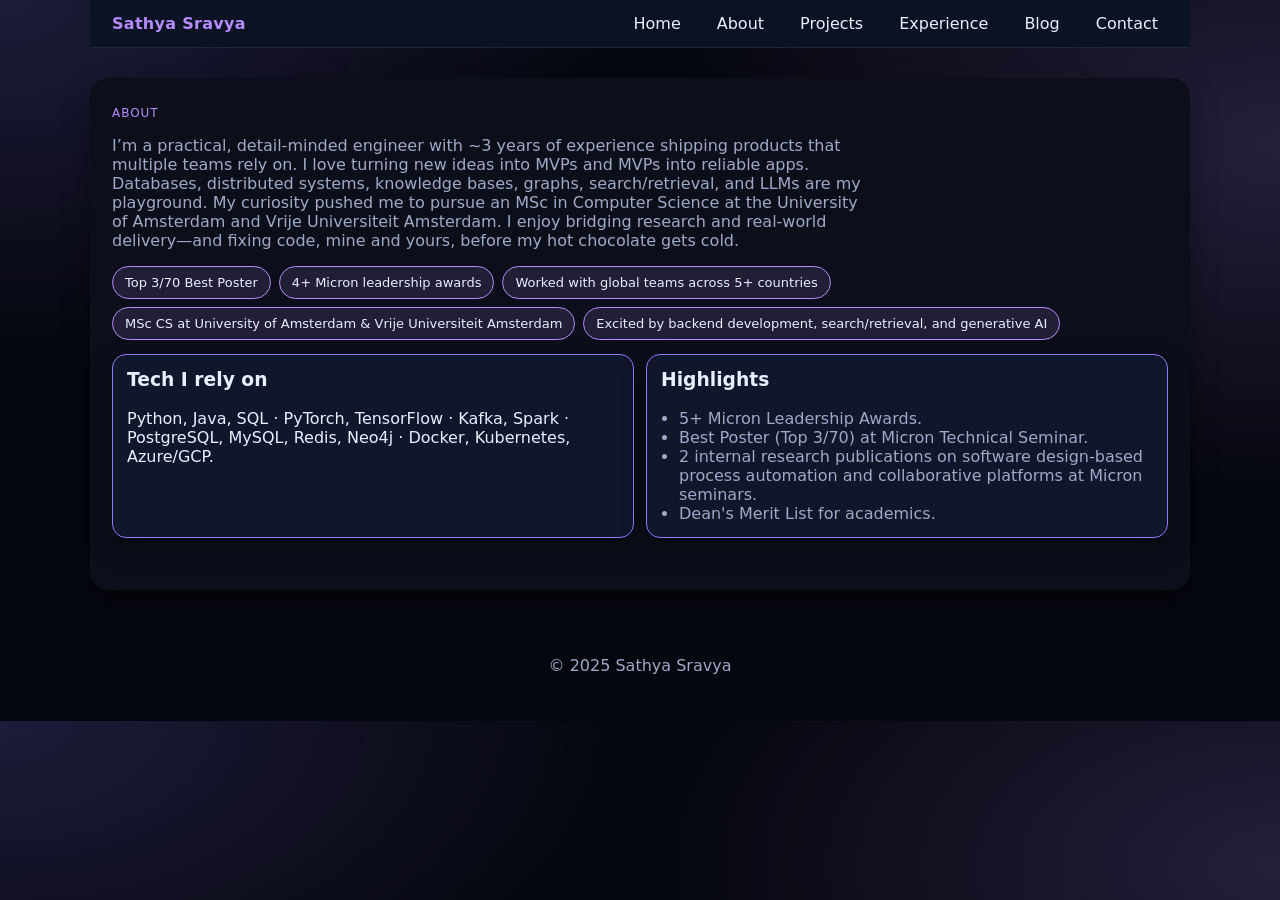
<file: about.html>
<!DOCTYPE html>
<html lang="en">
<head>
  <meta charset="UTF-8" />
  <meta name="viewport" content="width=device-width, initial-scale=1.0" />
  <title>About | Sathya Sravya</title>
  <link rel="stylesheet" href="style.css" />
</head>
<body data-page="about">
  <nav class="navbar">
    <div class="logo">Sathya Sravya</div>
    <ul class="nav-links">
      <li><a href="index.html">Home</a></li>
      <li><a href="index.html#about">About</a></li>
      <li><a href="projects.html">Projects</a></li>
      <li><a href="experience.html">Experience</a></li>
      <li><a href="blog.html">Blog</a></li>
      <li><a href="contact.html">Contact</a></li>
    </ul>
  </nav>

  <main class="page section about">
    <div class="section-header">
      <p class="eyebrow">About</p>
      <div id="about-root"></div>
    </div>
  </main>

  <footer class="footer">
    <p>© 2025 Sathya Sravya</p>
  </footer>
  <script src="data.js"></script>
  <script src="script.js"></script>
</body>
</html>
</file>
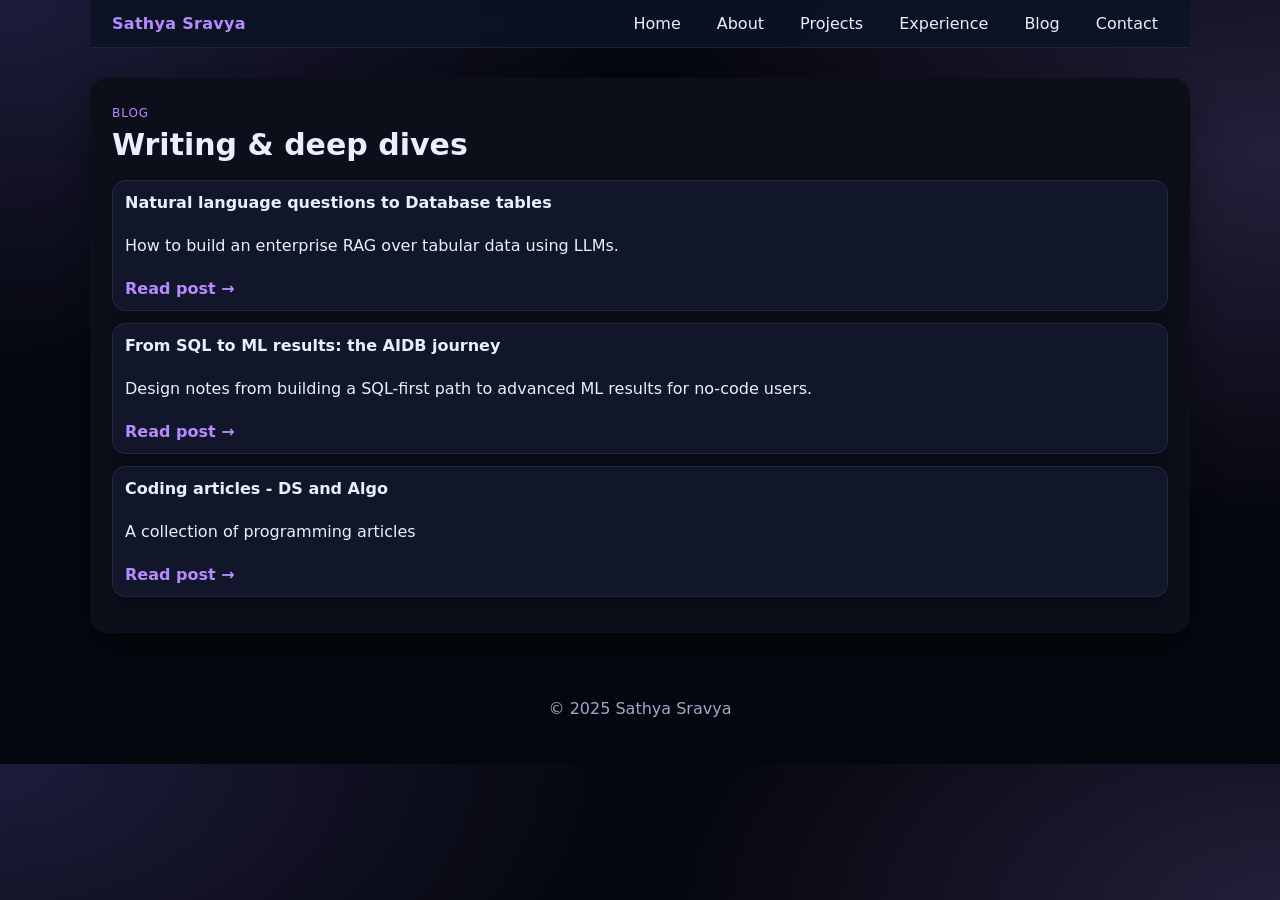
<file: blog.html>
<!DOCTYPE html>
<html lang="en">
<head>
  <meta charset="UTF-8" />
  <meta name="viewport" content="width=device-width, initial-scale=1.0" />
  <title>Blog | Sathya Sravya</title>
  <link rel="stylesheet" href="style.css" />
</head>
<body data-page="blog">
  <nav class="navbar">
    <div class="logo">Sathya Sravya</div>
    <ul class="nav-links">
      <li><a href="index.html">Home</a></li>
      <li><a href="index.html#about">About</a></li>
      <li><a href="projects.html">Projects</a></li>
      <li><a href="experience.html">Experience</a></li>
      <li><a href="blog.html">Blog</a></li>
      <li><a href="contact.html">Contact</a></li>
    </ul>
  </nav>

  <main class="page section blog">
    <div class="section-header">
      <p class="eyebrow">Blog</p>
      <h1>Writing & deep dives</h1>
      <!-- <p class="muted">Short intros with links out. Topics: practical ML systems, data infra, lessons from shipping.</p> -->
    </div>
    <div id="blog-root"></div>
  </main>

  <footer class="footer">
    <p>© 2025 Sathya Sravya</p>
  </footer>
  <script src="data.js"></script>
  <script src="script.js"></script>
</body>
</html>
</file>
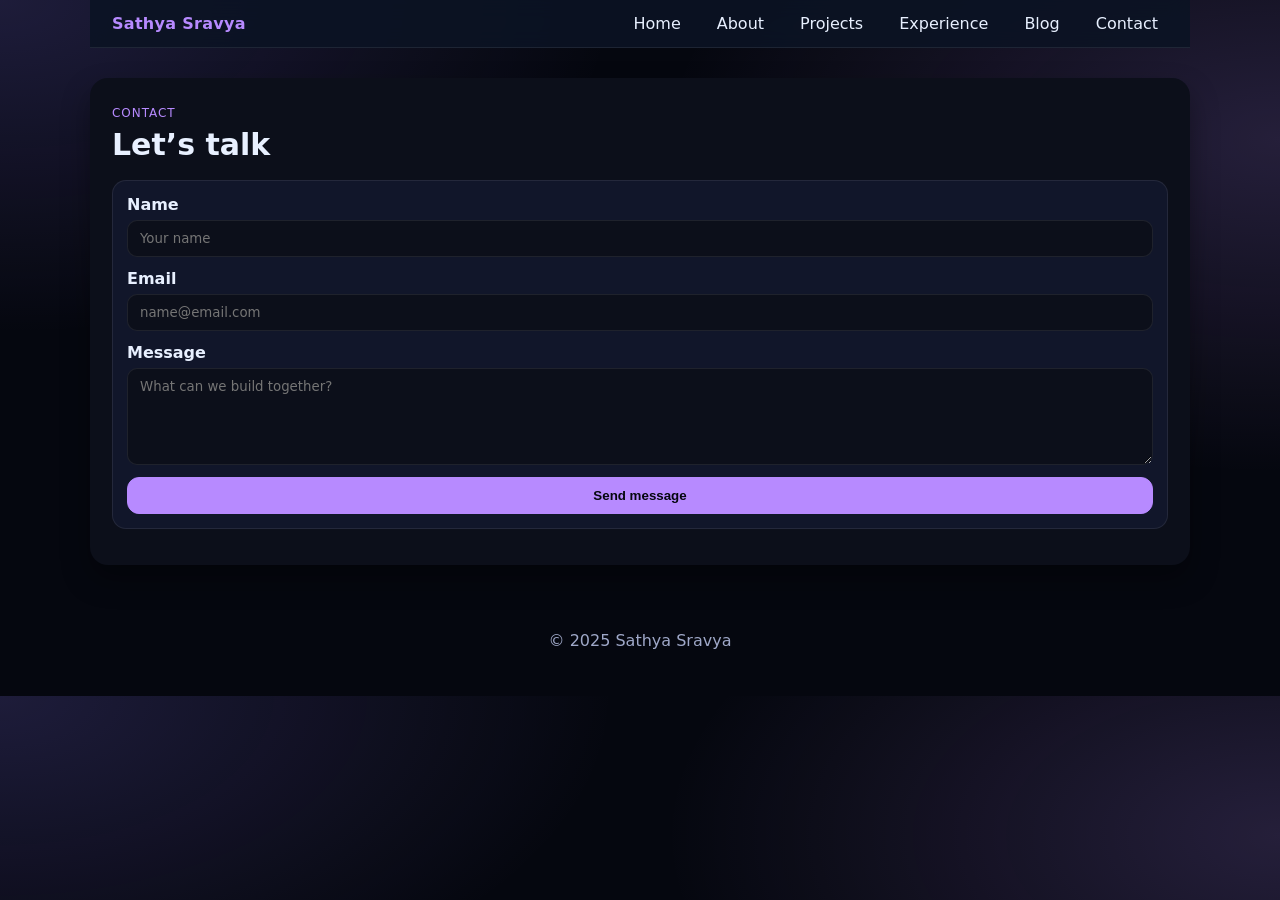
<file: contact.html>
<!DOCTYPE html>
<html lang="en">
<head>
  <meta charset="UTF-8" />
  <meta name="viewport" content="width=device-width, initial-scale=1.0" />
  <title>Contact | Sathya Sravya</title>
  <link rel="stylesheet" href="style.css" />
</head>
<body>
  <nav class="navbar">
    <div class="logo">Sathya Sravya</div>
    <ul class="nav-links">
      <li><a href="index.html">Home</a></li>
      <li><a href="index.html#about">About</a></li>
      <li><a href="projects.html">Projects</a></li>
      <li><a href="experience.html">Experience</a></li>
      <li><a href="blog.html">Blog</a></li>
      <li><a href="contact.html">Contact</a></li>
    </ul>
  </nav>

  <main class="page section contact">
    <div class="section-header">
      <p class="eyebrow">Contact</p>
      <h1>Let’s talk</h1>
      <!-- <p class="muted">Fill the quick form or email me directly.</p> -->
    </div>
    <form class="contact-form" action="mailto:sathyasravya.v@gmail.com" method="post" enctype="text/plain">
      <div class="form-row">
        <label for="name">Name</label>
        <input id="name" name="name" type="text" placeholder="Your name" />
      </div>
      <div class="form-row">
        <label for="email">Email</label>
        <input id="email" name="email" type="email" placeholder="name@email.com" />
      </div>
      <div class="form-row">
        <label for="message">Message</label>
        <textarea id="message" name="message" rows="5" placeholder="What can we build together?"></textarea>
      </div>
      <button type="submit" class="btn primary full">Send message</button>
    </form>
  </main>

  <footer class="footer">
    <p>© 2025 Sathya Sravya</p>
  </footer>
</body>
</html>
</file>
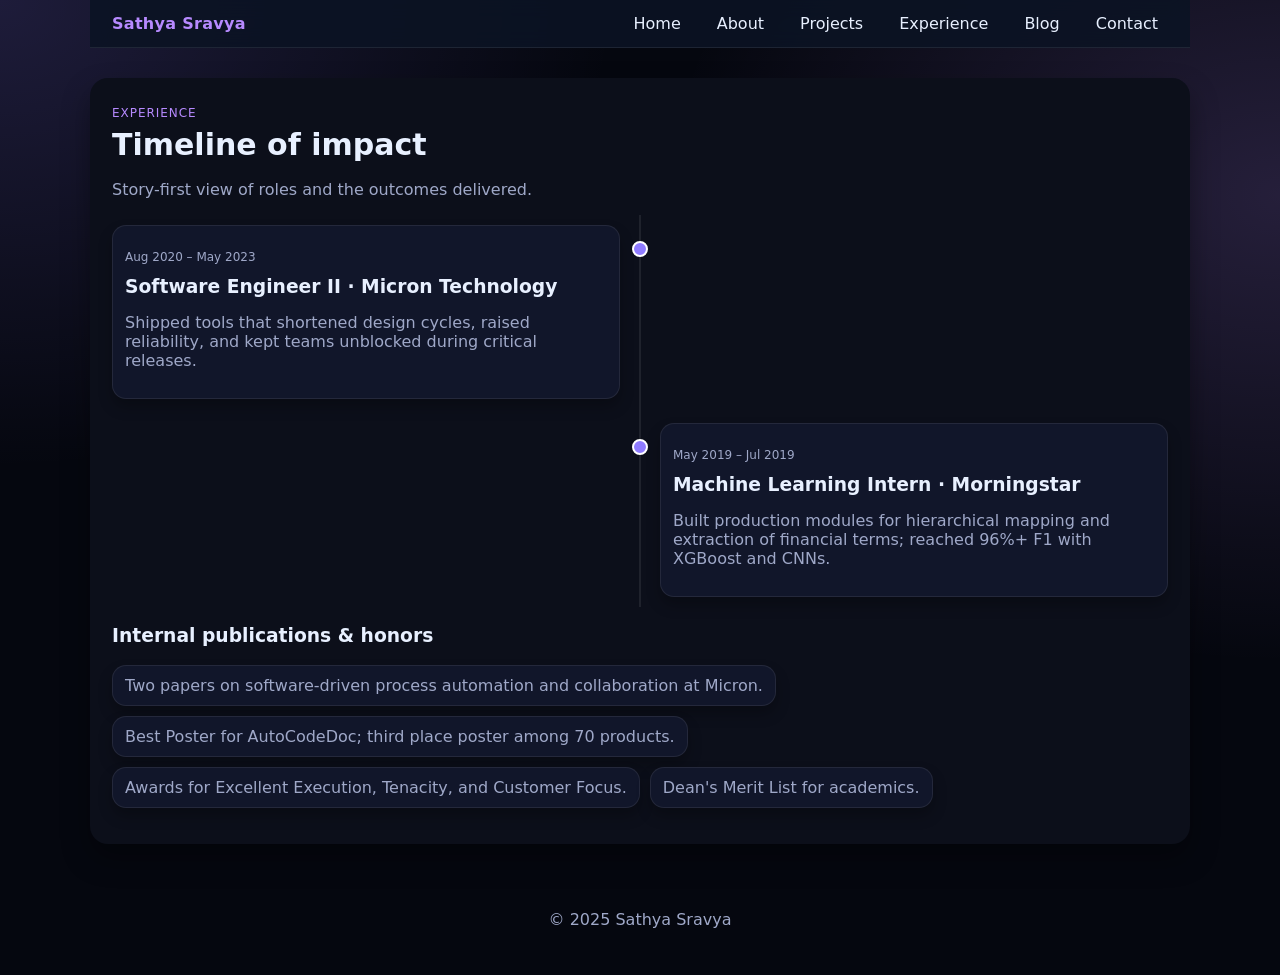
<file: experience.html>
<!DOCTYPE html>
<html lang="en">
<head>
  <meta charset="UTF-8" />
  <meta name="viewport" content="width=device-width, initial-scale=1.0" />
  <title>Experience | Sathya Sravya</title>
  <link rel="stylesheet" href="style.css" />
</head>
<body data-page="experience">
  <nav class="navbar">
    <div class="logo">Sathya Sravya</div>
    <ul class="nav-links">
      <li><a href="index.html">Home</a></li>
      <li><a href="index.html#about">About</a></li>
      <li><a href="projects.html">Projects</a></li>
      <li><a href="experience.html">Experience</a></li>
      <li><a href="blog.html">Blog</a></li>
      <li><a href="contact.html">Contact</a></li>
    </ul>
  </nav>

  <main class="page section">
    <div class="section-header">
      <p class="eyebrow">Experience</p>
      <h1>Timeline of impact</h1>
      <p class="muted">Story-first view of roles and the outcomes delivered.</p>
    </div>
    <div id="experience-root"></div>
  </main>

  <footer class="footer">
    <p>© 2025 Sathya Sravya</p>
  </footer>
  <script src="data.js"></script>
  <script src="script.js"></script>
</body>
</html>
</file>
<file: style.css>
/* Neon night theme */
:root{
  --bg:#05070f;
  --panel:#0c0f1a;
  --surface:#11162a;
  --border:rgba(255,255,255,0.08);
  --accent:#b78aff;
  --accent-2:#8f7bff;
  --text:#e8f0ff;
  --muted:#9fa8c8;
  --radius:14px;
  --max:1100px;
}

*{box-sizing:border-box;}
body{
  margin:0;
  font-family:"Inter","Segoe UI",system-ui,-apple-system,sans-serif;
  background:radial-gradient(120% 120% at 0% 0%,rgba(143,123,255,0.18),transparent 40%),radial-gradient(120% 120% at 100% 20%,rgba(183,138,255,0.18),transparent 40%),var(--bg);
  color:var(--text);
}
a{color:inherit;text-decoration:none;}

.navbar{
  position:sticky;
  top:0;
  z-index:10;
  display:flex;
  justify-content:space-between;
  align-items:center;
  padding:14px 22px;
  max-width:var(--max);
  margin:0 auto;
  background:rgba(12,19,36,0.9);
  backdrop-filter:blur(10px);
  border-bottom:1px solid var(--border);
}
.logo{font-weight:700;letter-spacing:0.3px;color:var(--accent);}
.nav-links{display:flex;gap:16px;list-style:none;padding:0;margin:0;}
.nav-links a{padding:8px 10px;border-radius:10px;transition:background 0.15s,color 0.15s;}
.nav-links a:hover{background:rgba(183,138,255,0.25);color:#fff;}

.page{
  max-width:var(--max);
  margin:30px auto;
  padding:28px 22px 36px;
  border-radius:18px;
  background:var(--panel);
  box-shadow:0 14px 28px rgba(0,0,0,0.35);
}

.hero{
  display:grid;
  grid-template-columns:1.1fr 0.9fr;
  gap:22px;
}
.hero-left{display:flex;gap:16px;align-items:flex-start;}
.avatar{
  width:60px;
  height:60px;
  border-radius:50%;
  background:var(--accent-2);
  color:var(--bg);
  display:grid;
  place-items:center;
  font-weight:700;
  border:4px solid #fff;
  box-shadow:0 8px 18px rgba(0,0,0,0.35);
}
.avatar img{
  width:100%;
  height:100%;
  object-fit:cover;
  border-radius:50%;
  display:block;
}
.avatar.small{width:70px;height:70px;}
.eyebrow{
  letter-spacing:0.08em;
  text-transform:uppercase;
  font-size:12px;
  margin:0 0 6px;
  color:var(--accent);
}
h1{margin:0 0 10px;font-size:30px;line-height:1.25;}
.big-name{font-size:36px;}
.lede{margin:0 0 14px;color:var(--muted);}
.hero-actions{display:flex;gap:10px;flex-wrap:wrap;}
.playful{margin:8px 0 0;color:var(--accent-2);font-weight:600;}
.btn{
  display:inline-flex;
  align-items:center;
  justify-content:center;
  padding:10px 16px;
  border-radius:12px;
  border:1px solid var(--accent);
  font-weight:600;
  cursor:pointer;
  transition:transform 0.15s,box-shadow 0.15s,background 0.15s,color 0.15s;
}
.btn.primary{background:var(--accent);color:var(--bg);}
.btn.ghost{background:transparent;color:var(--accent);}
.btn.primary:hover,.btn.ghost:hover{transform:translateY(-1px);box-shadow:0 10px 20px rgba(183,138,255,0.35);background:rgba(183,138,255,0.12);color:#fff;border-color:var(--accent);}
.btn.full{width:100%;}

.hero-right .stat-card{
  background:linear-gradient(135deg,rgba(143,123,255,0.25),rgba(183,138,255,0.18));
  border-radius:var(--radius);
  padding:16px;
  border:1px solid var(--border);
}
.stat-card h3{margin:0 0 10px;}
.stat-card ul{margin:0;padding-left:18px;color:var(--muted);}

.section-header{margin-bottom:16px;}
.section-header h2{margin:4px 0 6px;}
.section-header .muted{max-width:760px;}
.muted{color:var(--muted);}

.about-grid{
  display:grid;
  grid-template-columns:repeat(auto-fit,minmax(240px,1fr));
  gap:12px;
}
.about-card{
  background:var(--surface);
  border:1px solid var(--accent-2);
  border-radius:var(--radius);
  padding:14px;
  box-shadow:0 10px 24px rgba(0,0,0,0.35);
}
.about-card h3{margin-top:0;}
.about-card ul{margin:8px 0 0;padding-left:18px;color:var(--muted);}
.chip-row{
  display:flex;
  flex-wrap:wrap;
  gap:8px;
  margin:10px 0 14px;
}
.chip{
  padding:8px 12px;
  border-radius:999px;
  border:1px solid var(--accent);
  background:rgba(183,138,255,0.12);
  color:var(--text);
  font-size:13px;
}

.bucket-grid{display:grid;gap:16px;}
.bucket-grid{
  grid-template-columns:repeat(auto-fit,minmax(320px,1fr));
  align-items:start;
}
.bucket{
  background:var(--surface);
  border-radius:var(--radius);
  padding:14px;
  border:1px solid var(--border);
  transition:border-color 0.15s, box-shadow 0.15s;
}
.bucket:hover{border-color:var(--accent);box-shadow:0 12px 24px rgba(183,138,255,0.2);}
.bucket h3{margin:0 0 10px;}
.card-grid{
  display:flex;
  flex-direction:column;
  gap:12px;
}
.card{
  background:var(--surface);
  border:1px solid var(--border);
  border-radius:var(--radius);
  padding:12px;
  display:flex;
  flex-direction:column;
  gap:8px;
  box-shadow:0 8px 16px rgba(0,0,0,0.3);
  transition:transform 0.15s, box-shadow 0.15s, border-color 0.15s;
}
.card:hover{
  transform:translateY(-2px);
  border-color:var(--accent);
  box-shadow:0 12px 28px rgba(183,138,255,0.2);
}
.card-header{display:flex;justify-content:space-between;align-items:center;gap:8px;}
.tag-row{display:flex;flex-wrap:wrap;gap:6px;justify-content:flex-end;}
.pill{
  padding:6px 10px;
  border-radius:999px;
  background:rgba(183,138,255,0.25);
  color:#f3edff;
  font-size:12px;
}
.link{color:var(--accent);font-weight:600;}
.link-inline{color:var(--accent);font-weight:600;text-decoration:none;}
.link-inline:hover{text-decoration:underline;}

.card-thumb{
  width:100%;
  height:160px;
  border-radius:12px;
  overflow:hidden;
  background:rgba(255,255,255,0.05);
  border:1px solid var(--border);
}
.card-thumb img{width:100%;height:100%;object-fit:cover;display:block;}
.project-card h4{margin:6px 0;}
.projects-scroll{max-height:70vh;overflow:auto;padding-right:6px;}
.projects-grid{display:grid;grid-template-columns:repeat(auto-fit,minmax(260px,1fr));gap:12px;}
.bucket-pill{
  display:inline-flex;
  align-items:center;
  gap:6px;
  font-size:12px;
  color:var(--accent);
}

.timeline{display:grid;gap:14px;}
.timeline-item{
  background:var(--surface);
  border-radius:var(--radius);
  border:1px solid var(--border);
  padding:14px;
  position:relative;
}
.timeline-item::before{
  content:"";
  position:absolute;
  left:-10px;
  top:18px;
  width:6px;
  height:6px;
  border-radius:50%;
  background:var(--accent-2);
}
.timeline-head{display:flex;justify-content:space-between;gap:8px;flex-wrap:wrap;}
.impact-grid{
  display:grid;
  grid-template-columns:repeat(auto-fit,minmax(220px,1fr));
  gap:10px;
  margin-top:10px;
}
.impact-card{
  background:var(--surface);
  border:1px solid var(--border);
  border-radius:var(--radius);
  padding:10px;
  box-shadow:0 8px 14px rgba(0,0,0,0.25);
}

.timeline-zigzag{
  position:relative;
  display:flex;
  flex-direction:column;
  gap:24px;
  padding:10px 0;
}
.timeline-zigzag::before{
  content:"";
  position:absolute;
  left:50%;
  top:0;
  width:2px;
  height:100%;
  background:rgba(255,255,255,0.08);
  transform:translateX(-50%);
}
.timeline-node{
  position:relative;
  display:flex;
}
.timeline-node.left{justify-content:flex-start;}
.timeline-node.right{justify-content:flex-end;}
.timeline-bubble{
  width:calc(50% - 20px);
  background:var(--surface);
  border:1px solid var(--border);
  border-radius:var(--radius);
  padding:12px;
  box-shadow:0 8px 14px rgba(0,0,0,0.25);
}
.timeline-node::before{
  content:"";
  position:absolute;
  top:16px;
  width:12px;
  height:12px;
  border-radius:50%;
  background:var(--accent-2);
  border:2px solid #fff;
  left:50%;
  transform:translateX(-50%);
  box-shadow:0 0 0 2px rgba(0,0,0,0.05);
}
.timeline-bubble h3{margin:4px 0;}
.timeline-bubble .tiny{font-size:12px;}

.subsection{margin-top:16px;}
.inline-list{
  display:flex;
  flex-wrap:wrap;
  gap:10px;
  list-style:none;
  padding:0;
  margin:8px 0 0;
}
.inline-list li{
  background:var(--surface);
  border:1px solid var(--border);
  padding:10px 12px;
  border-radius:var(--radius);
  color:var(--muted);
  box-shadow:0 8px 14px rgba(0,0,0,0.25);
}

.blog .card-grid .card h4{margin:0;}

.contact-form{
  background:var(--surface);
  border:1px solid var(--border);
  border-radius:var(--radius);
  padding:14px;
  display:grid;
  gap:12px;
}
.form-row{display:flex;flex-direction:column;gap:6px;}
.form-row label{font-weight:600;}
input,textarea{
  background:var(--panel);
  border:1px solid var(--border);
  border-radius:10px;
  padding:10px 12px;
  font-family:inherit;
  color:var(--text);
}
input:focus,textarea:focus{outline:2px solid var(--accent);border-color:transparent;}

.footer{
  text-align:center;
  color:var(--muted);
  padding:20px 0 30px;
}

@media(max-width:920px){
  .hero{grid-template-columns:1fr;}
  .navbar{border-bottom:1px solid var(--border);}
  .timeline-bubble{width:100%;}
  .timeline-node::before{left:16px;transform:none;}
  .timeline-zigzag::before{left:16px;}
  .timeline-node{justify-content:flex-start;padding-left:12px;}
}
</file>
